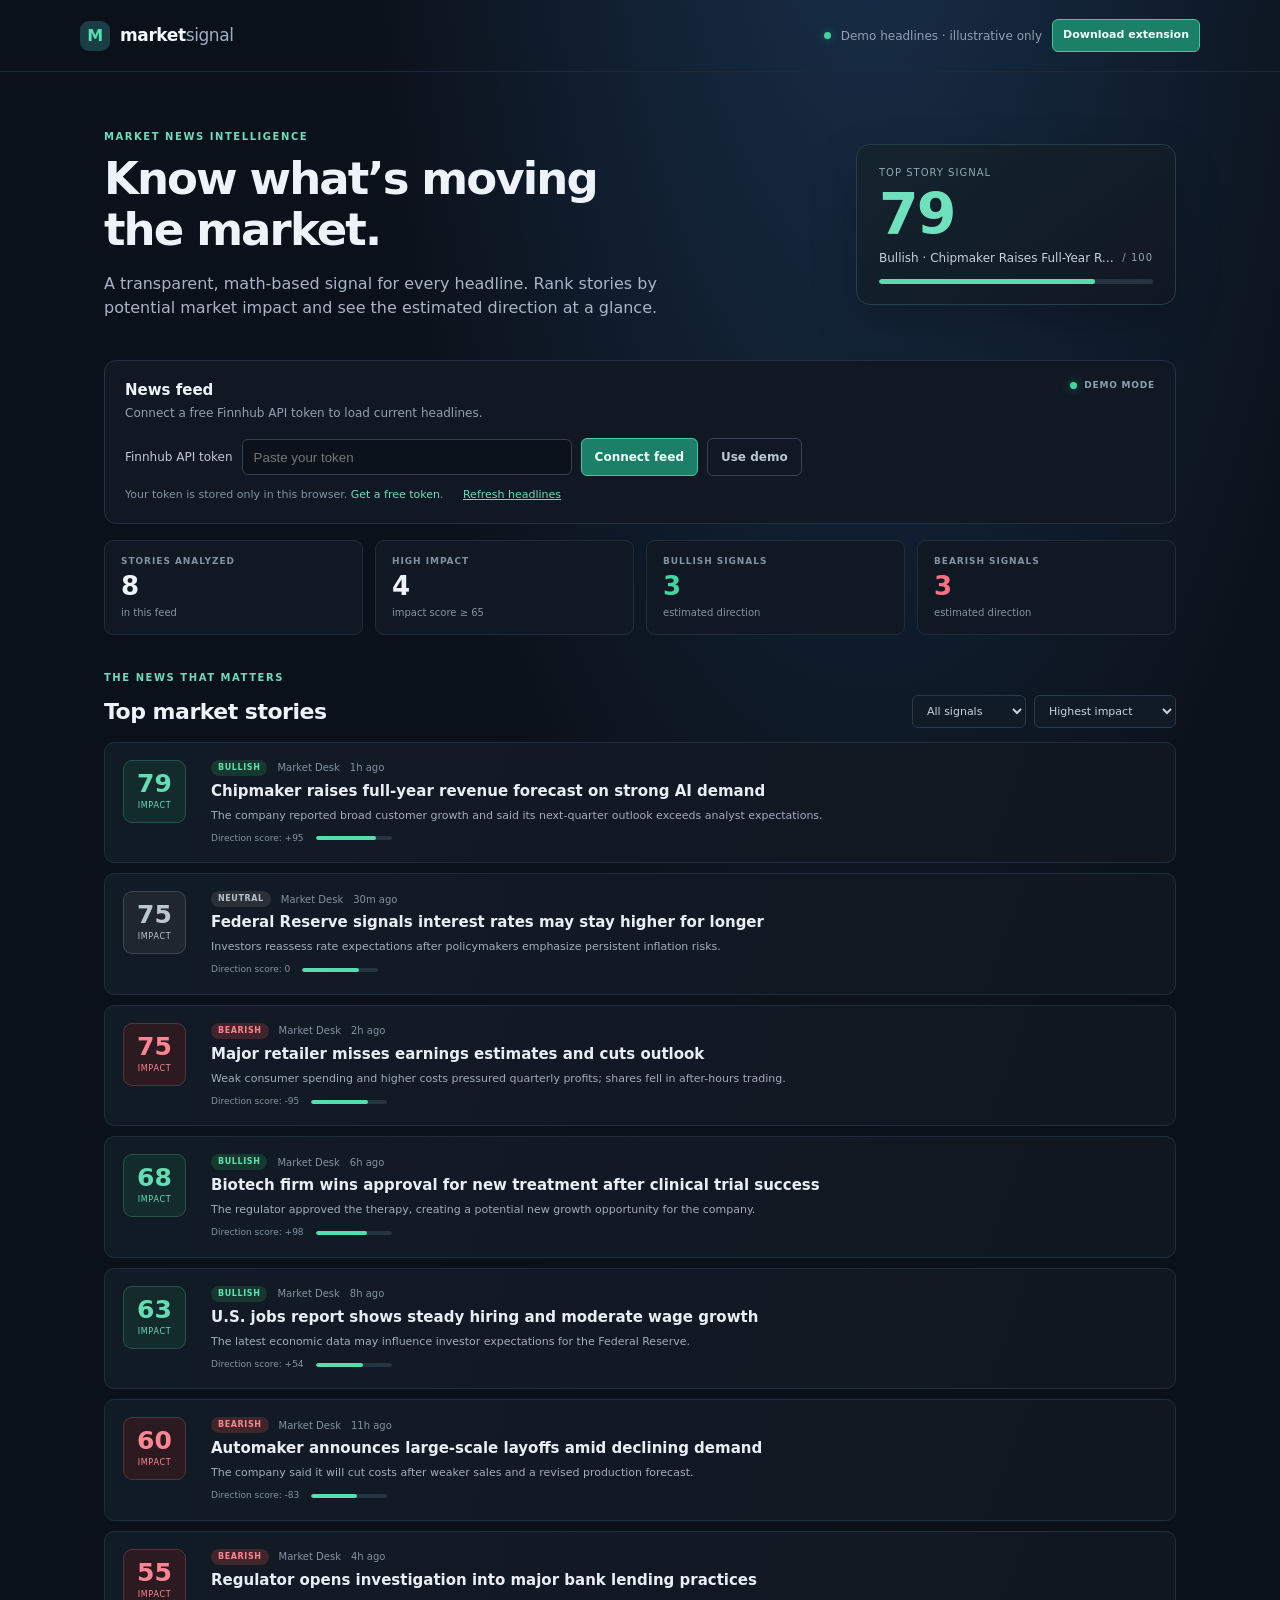
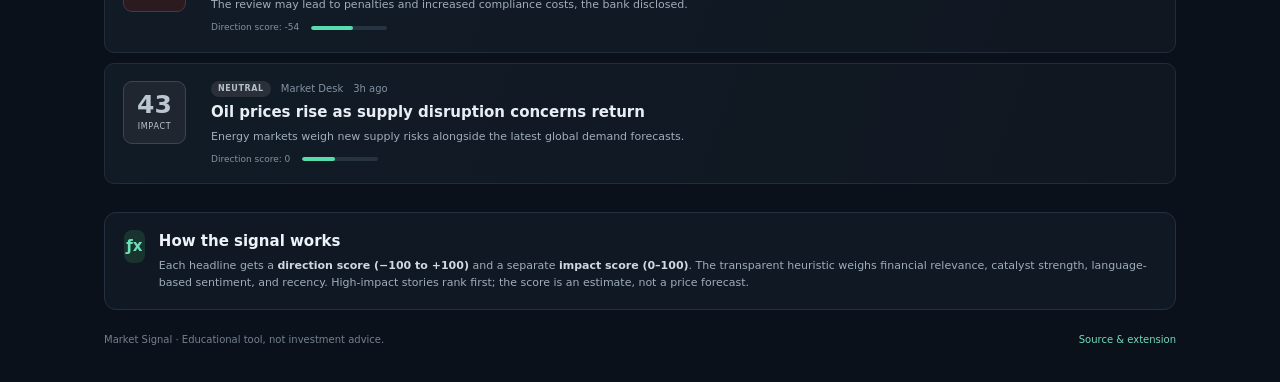
<file: index.html>
<!doctype html>
<html lang="en">
<head>
  <meta charset="utf-8">
  <meta name="viewport" content="width=device-width, initial-scale=1">
  <meta name="theme-color" content="#101722">
  <title>Market Signal — News Impact</title>
  <link rel="stylesheet" href="styles.css">
</head>
<body>
  <header class="topbar">
    <a class="brand" href="./" aria-label="Market Signal home"><span class="brand-mark">M</span><span>market<span class="brand-light">signal</span></span></a>
    <div class="top-actions"><span class="live-dot"></span><span id="status">Demo headlines</span><a class="button button-small" href="https://github.com/Themoat-AI/Stocks-News-Predictor/archive/refs/heads/main.zip">Download extension</a></div>
  </header>
  <main class="container">
    <section class="hero">
      <div><p class="eyebrow">MARKET NEWS INTELLIGENCE</p><h1>Know what’s moving<br>the market.</h1><p class="subhead">A transparent, math-based signal for every headline. Rank stories by potential market impact and see the estimated direction at a glance.</p></div>
      <div class="hero-card"><div class="hero-card-label">TOP STORY SIGNAL</div><div class="hero-score" id="hero-score">—</div><div class="hero-card-foot"><span id="hero-direction">Waiting for stories</span><span class="score-caption">/ 100</span></div><div class="meter"><span id="hero-meter"></span></div></div>
    </section>
    <section class="controls panel">
      <div class="control-head"><div><h2>News feed</h2><p>Connect a free Finnhub API token to load current headlines.</p></div><span class="feed-badge"><span class="live-dot"></span><span id="feed-mode">DEMO MODE</span></span></div>
      <form id="token-form" class="token-form"><label for="api-token">Finnhub API token</label><input id="api-token" type="password" placeholder="Paste your token" autocomplete="off"><button class="button" type="submit">Connect feed</button><button class="button button-quiet" type="button" id="demo-button">Use demo</button></form>
      <p class="helper">Your token is stored only in this browser. <a href="https://finnhub.io/register" target="_blank" rel="noopener">Get a free token</a>. <button class="text-button" id="refresh-button" type="button">Refresh headlines</button></p>
    </section>
    <section class="summary-row" aria-label="Market news summary">
      <div class="summary-card"><span class="summary-label">STORIES ANALYZED</span><strong id="story-count">0</strong><span>in this feed</span></div>
      <div class="summary-card"><span class="summary-label">HIGH IMPACT</span><strong id="high-count">0</strong><span>impact score ≥ 65</span></div>
      <div class="summary-card"><span class="summary-label">BULLISH SIGNALS</span><strong id="bull-count" class="positive">0</strong><span>estimated direction</span></div>
      <div class="summary-card"><span class="summary-label">BEARISH SIGNALS</span><strong id="bear-count" class="negative">0</strong><span>estimated direction</span></div>
    </section>
    <section class="stories-section">
      <div class="section-heading"><div><p class="eyebrow">THE NEWS THAT MATTERS</p><h2>Top market stories</h2></div><div class="filters"><label class="sr-only" for="direction-filter">Filter by direction</label><select id="direction-filter"><option value="all">All signals</option><option value="bullish">Bullish</option><option value="bearish">Bearish</option><option value="neutral">Neutral</option></select><label class="sr-only" for="sort-select">Sort stories</label><select id="sort-select"><option value="impact">Highest impact</option><option value="recent">Most recent</option></select></div></div>
      <div id="story-list" class="story-list" aria-live="polite"></div>
      <div id="empty-state" class="empty-state" hidden><span>◎</span><h3>No matching stories</h3><p>Try a different filter or refresh the news feed.</p></div>
    </section>
    <section class="method panel"><div class="method-icon">ƒx</div><div><h2>How the signal works</h2><p>Each headline gets a <strong>direction score (−100 to +100)</strong> and a separate <strong>impact score (0–100)</strong>. The transparent heuristic weighs financial relevance, catalyst strength, language-based sentiment, and recency. High-impact stories rank first; the score is an estimate, not a price forecast.</p></div></section>
    <footer><span>Market Signal · Educational tool, not investment advice.</span><a href="https://github.com/Themoat-AI/Stocks-News-Predictor">Source &amp; extension</a></footer>
  </main>
  <script src="scoring.js"></script>
  <script src="app.js"></script>
</body>
</html>
</file>
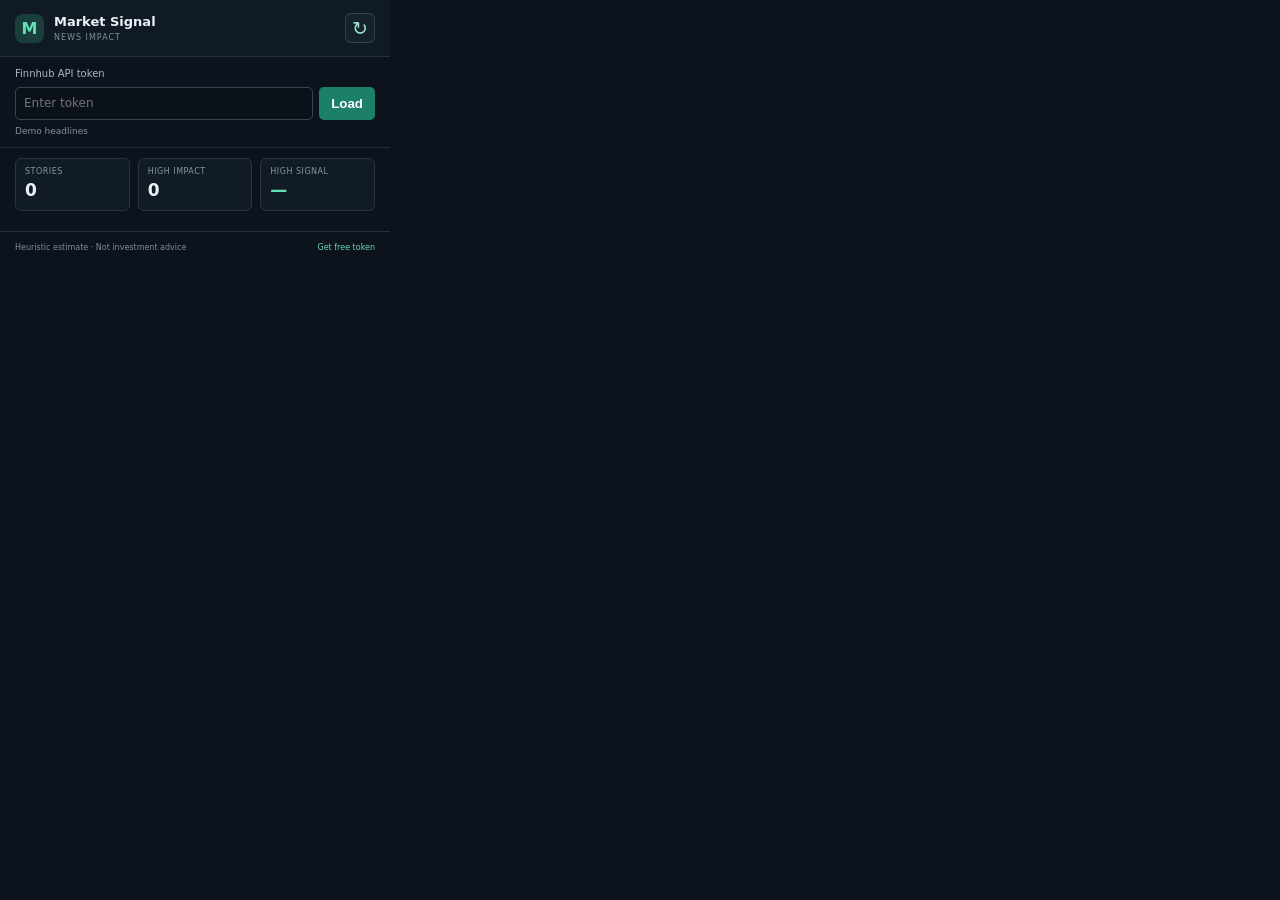
<file: extension/popup.html>
<!doctype html>
<html lang="en"><head><meta charset="utf-8"><meta name="viewport" content="width=device-width,initial-scale=1"><title>Market Signal</title><link rel="stylesheet" href="popup.css"></head><body><header><span class="logo">M</span><div><strong>Market Signal</strong><small>NEWS IMPACT</small></div><button id="refresh" title="Refresh headlines">↻</button></header><section class="connect"><label for="token">Finnhub API token</label><div class="connect-row"><input id="token" type="password" placeholder="Enter token"><button id="save">Load</button></div><div id="status">Demo headlines</div></section><section class="overview"><div><small>STORIES</small><strong id="count">0</strong></div><div><small>HIGH IMPACT</small><strong id="high">0</strong></div><div><small>HIGH SIGNAL</small><strong id="top">—</strong></div></section><main id="stories"></main><footer><span>Heuristic estimate · Not investment advice</span><a href="https://finnhub.io/register" target="_blank">Get free token</a></footer><script src="../scoring.js"></script><script src="popup.js"></script></body></html>
</file>
<file: styles.css>
*{box-sizing:border-box} :root{color-scheme:dark;--bg:#0b111a;--panel:#111a26;--border:#243142;--muted:#91a0b2;--text:#edf3f8;--green:#41d6a0;--red:#ff7182;--blue:#8eb8ff}body{margin:0;background:radial-gradient(ellipse at 68% -12%,#18304b 0,transparent 42%),var(--bg);color:var(--text);font:15px/1.5 Inter,ui-sans-serif,system-ui,-apple-system,"Segoe UI",sans-serif}.topbar{height:72px;border-bottom:1px solid #1d2938;display:flex;align-items:center;justify-content:space-between;padding:0 max(calc((100vw - 1120px)/2),24px)}.brand{display:flex;align-items:center;gap:10px;color:#f5f8fc;font-weight:750;font-size:17px;text-decoration:none;letter-spacing:-.4px}.brand-light{font-weight:400;color:#9eafc2}.brand-mark{display:grid;place-items:center;width:30px;height:30px;border-radius:9px;background:#1a3e45;color:#55e0b0;font-size:16px}.top-actions{display:flex;align-items:center;gap:10px;color:var(--muted);font-size:12px}.live-dot{display:inline-block;width:7px;height:7px;border-radius:50%;background:var(--green);box-shadow:0 0 10px #41d6a077}.container{max-width:1120px;margin:auto;padding:0 24px}.hero{padding:57px 0 40px;display:grid;grid-template-columns:1fr 320px;gap:44px;align-items:center}.eyebrow{font-size:10px;letter-spacing:1.55px;color:#6fd9bb;font-weight:750;margin:0 0 10px}.hero h1{font-size:45px;line-height:1.13;letter-spacing:-1.9px;margin:0 0 16px}.subhead{color:#a7b5c5;max-width:570px;font-size:16px;margin:0}.hero-card{border:1px solid #263d4a;background:linear-gradient(145deg,#14242e,#101722);padding:20px 22px;border-radius:14px;box-shadow:0 18px 48px #0003}.hero-card-label,.score-caption{font-size:10px;color:#93a6b5;letter-spacing:1px}.hero-score{font-size:57px;line-height:1.2;font-weight:750;letter-spacing:-2px;color:#70e1bd}.hero-card-foot{display:flex;gap:8px;align-items:center;justify-content:space-between;color:#c4d2dc;font-size:12px;white-space:nowrap;overflow:hidden}.hero-card-foot #hero-direction{overflow:hidden;text-overflow:ellipsis;text-transform:capitalize}.meter,.mini-meter{height:5px;border-radius:4px;background:#253440;display:block;overflow:hidden;margin-top:12px}.meter span,.mini-meter i{display:block;height:100%;border-radius:4px;background:#57dcae}.meter span.bearish,.mini-meter i.bearish{background:var(--red)}.panel{background:#101923;border:1px solid var(--border);border-radius:12px}.controls{padding:18px 20px;margin-bottom:16px}.control-head{display:flex;justify-content:space-between;align-items:flex-start}.control-head h2,.method h2{font-size:15px;margin:0 0 3px}.control-head p{margin:0;color:var(--muted);font-size:12px}.feed-badge{display:flex;gap:7px;align-items:center;color:#8da2b1;font-size:9px;font-weight:750;letter-spacing:.8px}.token-form{display:flex;align-items:center;gap:9px;margin-top:16px}.token-form label{font-size:12px;color:#bdc9d5;white-space:nowrap}.token-form input{height:36px;width:min(330px,40vw);padding:0 11px;background:#0b121b;border:1px solid #314052;border-radius:6px;color:#eef3f8;outline:none}.token-form input:focus{border-color:#5bd8b1}.button{border:1px solid #43c99f;border-radius:6px;background:#1b8067;color:#f2fffa;text-decoration:none;padding:9px 13px;font:inherit;font-size:12px;font-weight:700;cursor:pointer;white-space:nowrap}.button:hover{background:#219577}.button-small{padding:7px 10px;font-size:11px}.button-quiet{background:transparent;border-color:#344252;color:#b9c6d3}.button-quiet:hover{background:#1b2735}.helper{margin:10px 0 0;color:#8291a2;font-size:11px}.helper a,footer a{color:#72dabb;text-decoration:none}.text-button{background:none;border:0;color:#72dabb;text-decoration:underline;cursor:pointer;font:inherit;font-size:11px;margin-left:10px}.summary-row{display:grid;grid-template-columns:repeat(4,1fr);gap:12px;margin:16px 0 35px}.summary-card{background:#101923;border:1px solid #202d3b;border-radius:9px;padding:14px 16px;display:grid;gap:2px}.summary-label{font-size:9px;letter-spacing:.95px;color:#8292a3;font-weight:750}.summary-card strong{font-size:26px;line-height:1.25}.summary-card>span:last-child{font-size:10px;color:#8392a1}.positive{color:var(--green)}.negative{color:var(--red)}.section-heading{display:flex;align-items:flex-end;justify-content:space-between;margin-bottom:14px}.section-heading h2{font-size:22px;letter-spacing:-.5px;margin:0}.filters{display:flex;gap:8px}.filters select{background:#111b26;color:#c6d1dc;border:1px solid #2a3948;border-radius:6px;padding:8px 26px 8px 10px;font:inherit;font-size:11px}.story-list{display:grid;gap:10px}.story-card{display:grid;grid-template-columns:72px 1fr;gap:16px;padding:17px 18px;background:linear-gradient(110deg,#111b26,#101721);border:1px solid #202d3b;border-radius:10px;transition:border-color .15s}.story-card:hover{border-color:#3a5360}.story-score{width:63px;height:63px;border:1px solid #245447;background:#142b2b;border-radius:9px;display:flex;flex-direction:column;justify-content:center;align-items:center;color:#64ddb5}.story-score.bearish{border-color:#55323c;background:#2c1a21;color:#ff8592}.story-score.neutral{border-color:#3d4650;background:#202630;color:#bac6d0}.score-num{font-size:25px;line-height:1;font-weight:750}.score-unit{font-size:8px;letter-spacing:.7px;margin-top:4px}.story-body{min-width:0}.story-meta{display:flex;align-items:center;gap:10px;font-size:10px;color:#8291a1;margin-bottom:5px}.direction-badge{padding:2px 7px;border-radius:10px;background:#17382f;color:#5fe0b0;text-transform:uppercase;font-size:8px;letter-spacing:.6px;font-weight:800}.direction-badge.bearish{background:#40252b;color:#ff8492}.direction-badge.neutral{background:#2b3038;color:#b4c0ca}.story-title{display:block;color:#e8eef4;font-size:15px;line-height:1.4;font-weight:650;text-decoration:none}.story-title:hover{color:#72dabb}.story-summary{font-size:11px;color:#a0adbb;margin:5px 0 0;line-height:1.55}.story-foot{display:flex;align-items:center;gap:12px;margin-top:8px;font-size:9px;color:#8393a2}.mini-meter{width:76px;height:4px;margin:0}.mini-meter i{background:#57dcae}.mini-meter i.bearish{background:var(--red)}.empty-state{text-align:center;padding:46px;color:#99a8b7}.empty-state>span{font-size:28px;color:#65dcb5}.empty-state h3{margin:6px 0;font-size:16px;color:#e4ebf1}.empty-state p{font-size:12px;margin:0}.method{display:flex;gap:14px;padding:17px 19px;margin-top:28px;align-items:flex-start}.method-icon{width:33px;height:33px;display:grid;place-items:center;border-radius:8px;background:#19332f;color:#6ce0b7;font-weight:750}.method p{font-size:11px;color:#9eadbb;margin:4px 0 0;line-height:1.6}.method strong{color:#ced9e2}footer{display:flex;justify-content:space-between;padding:22px 0 35px;color:#728191;font-size:10px}.sr-only{position:absolute;width:1px;height:1px;padding:0;margin:-1px;overflow:hidden;clip:rect(0,0,0,0);white-space:nowrap;border:0}@media(max-width:700px){.hero{grid-template-columns:1fr;gap:22px;padding-top:38px}.hero h1{font-size:38px}.hero-card{max-width:400px}.summary-row{grid-template-columns:repeat(2,1fr)}.token-form{flex-wrap:wrap}.token-form label{width:100%}.token-form input{flex:1;min-width:160px}.topbar{padding:0 16px}.top-actions{gap:7px}.container{padding:0 16px}.control-head{gap:12px}.section-heading{align-items:flex-start;gap:12px;flex-direction:column}.story-card{grid-template-columns:56px 1fr;padding:13px;gap:11px}.story-score{width:53px;height:57px}.score-num{font-size:22px}.story-title{font-size:13px}.story-summary{font-size:10px}}@media(max-width:420px){.top-actions>#status{display:none}.button-small{font-size:10px}.token-form input{width:100%;flex-basis:100%}.filters select{font-size:10px}.story-meta{gap:6px}}
</file>
<file: extension/popup.css>
*{box-sizing:border-box}body{margin:0;width:390px;max-height:590px;overflow:auto;background:#0c131c;color:#eaf0f5;font:12px/1.45 system-ui,-apple-system,"Segoe UI",sans-serif}header{display:flex;align-items:center;gap:10px;padding:13px 15px;border-bottom:1px solid #23303d;background:#101a25}.logo{display:grid;place-items:center;width:29px;height:29px;border-radius:8px;background:#1a3e3a;color:#61dfb8;font-weight:800;font-size:16px}header strong{display:block;font-size:13px}header small{display:block;color:#7e91a1;font-size:8px;letter-spacing:1px}#refresh{margin-left:auto;border:1px solid #334351;border-radius:6px;background:#15212c;color:#9ee6ce;font-size:19px;width:30px;height:30px;cursor:pointer}.connect{padding:10px 15px 9px;border-bottom:1px solid #202d3b}.connect label{display:block;color:#aab8c5;font-size:10px;margin-bottom:5px}.connect-row{display:flex;gap:6px}.connect input{min-width:0;flex:1;border:1px solid #344454;border-radius:5px;padding:7px 8px;background:#0b1119;color:#edf3f8;font:inherit}.connect button{border:0;border-radius:5px;padding:0 12px;background:#1b8067;color:white;font-weight:700;cursor:pointer}.connect #status{font-size:9px;color:#8292a2;margin-top:5px}.overview{display:grid;grid-template-columns:repeat(3,1fr);padding:10px 15px;gap:8px}.overview div{border:1px solid #263442;border-radius:6px;padding:7px 9px;background:#111b26}.overview small{display:block;color:#8495a4;font-size:8px;letter-spacing:.5px}.overview strong{font-size:17px}.overview div:last-child strong{color:#65dfb8}main{padding:0 12px 10px;display:grid;gap:7px}.story{display:grid;grid-template-columns:43px 1fr;gap:9px;border:1px solid #273442;border-radius:7px;padding:9px;background:#111a24}.score{display:flex;flex-direction:column;align-items:center;justify-content:center;border-radius:6px;background:#17332d;color:#67ddb5;font-size:19px;font-weight:800}.score.bearish{background:#392229;color:#ff8290}.score.neutral{background:#272e36;color:#b7c3cd}.score small{font-size:7px;letter-spacing:.4px}.meta{display:flex;gap:7px;color:#8292a1;font-size:8px;margin-bottom:3px}.title{font-size:11px;color:#e7edf3;text-decoration:none;line-height:1.4;font-weight:650}.title:hover{color:#70dcb8}.direction{font-size:8px;text-transform:uppercase;color:#66ddb5}footer{display:flex;justify-content:space-between;padding:10px 15px;border-top:1px solid #23303d;color:#7e8d9b;font-size:8px}footer a{color:#68d9b5;text-decoration:none}
</file>
